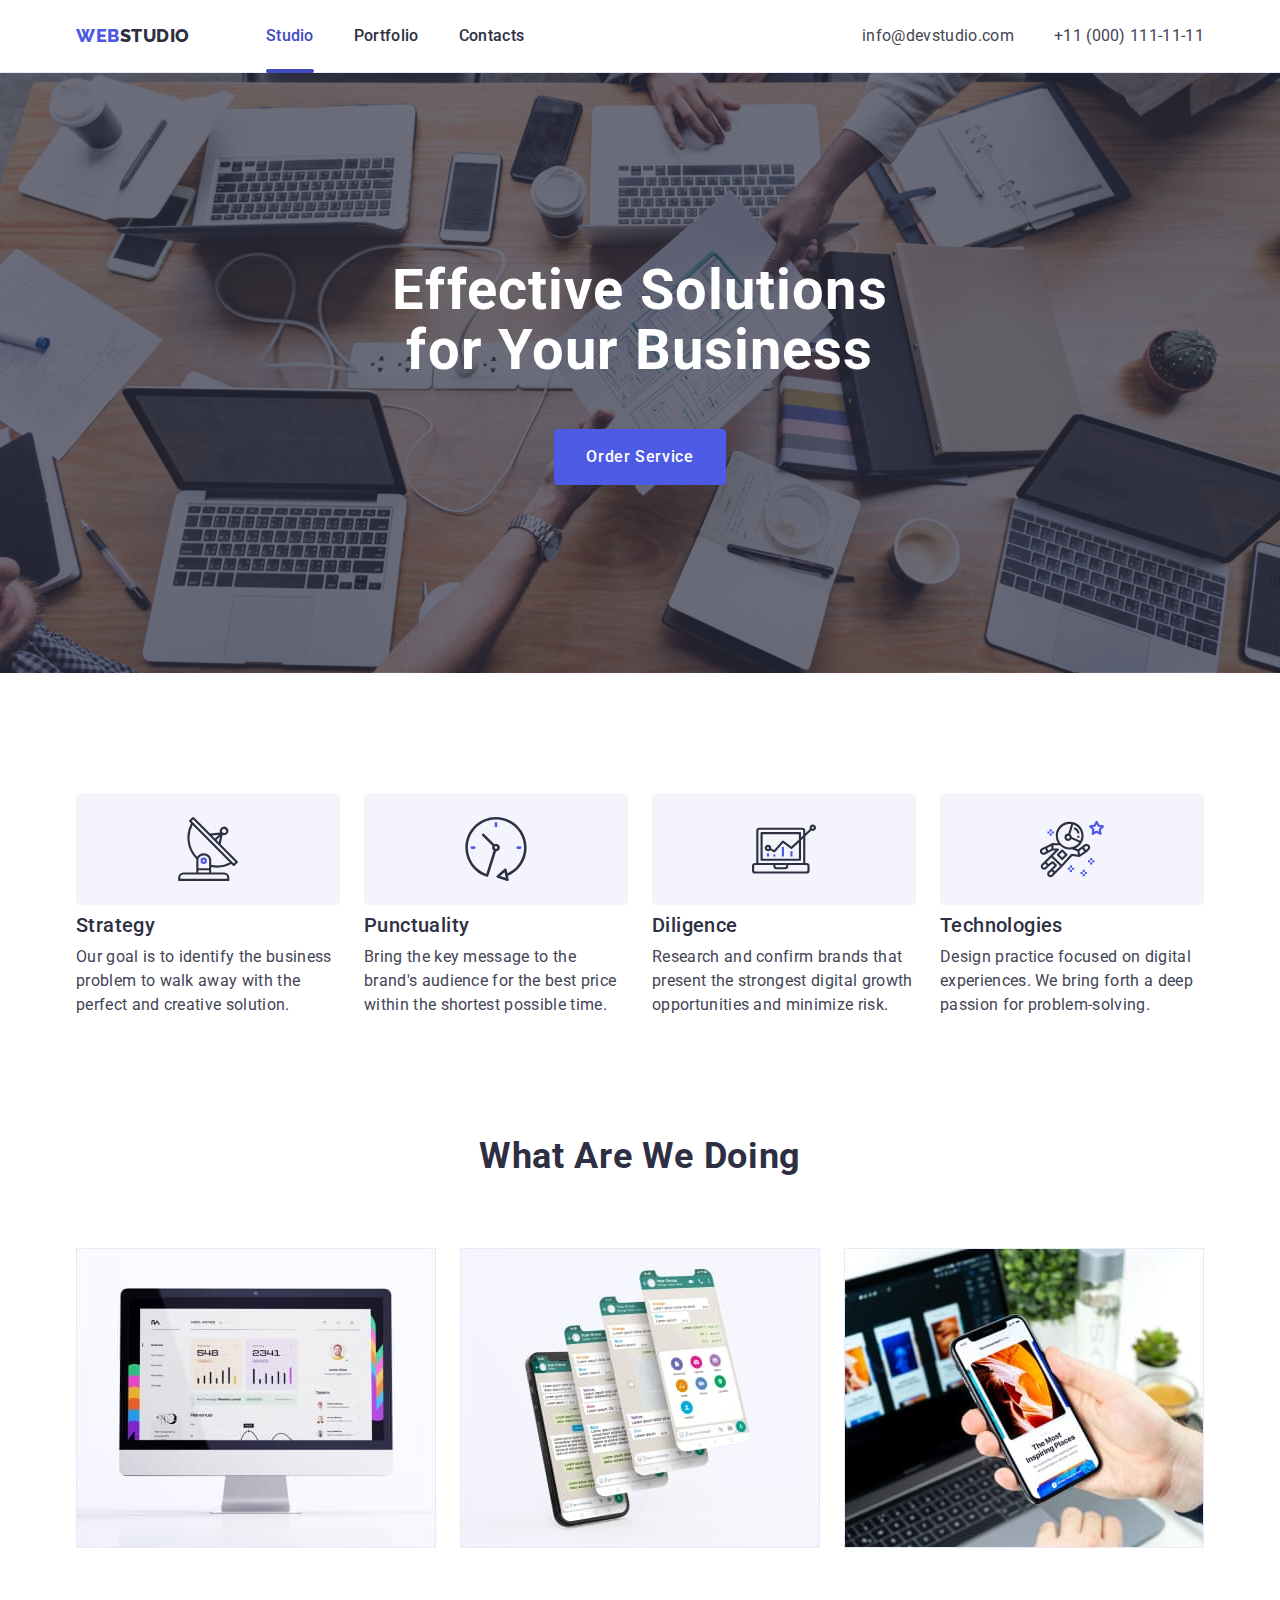
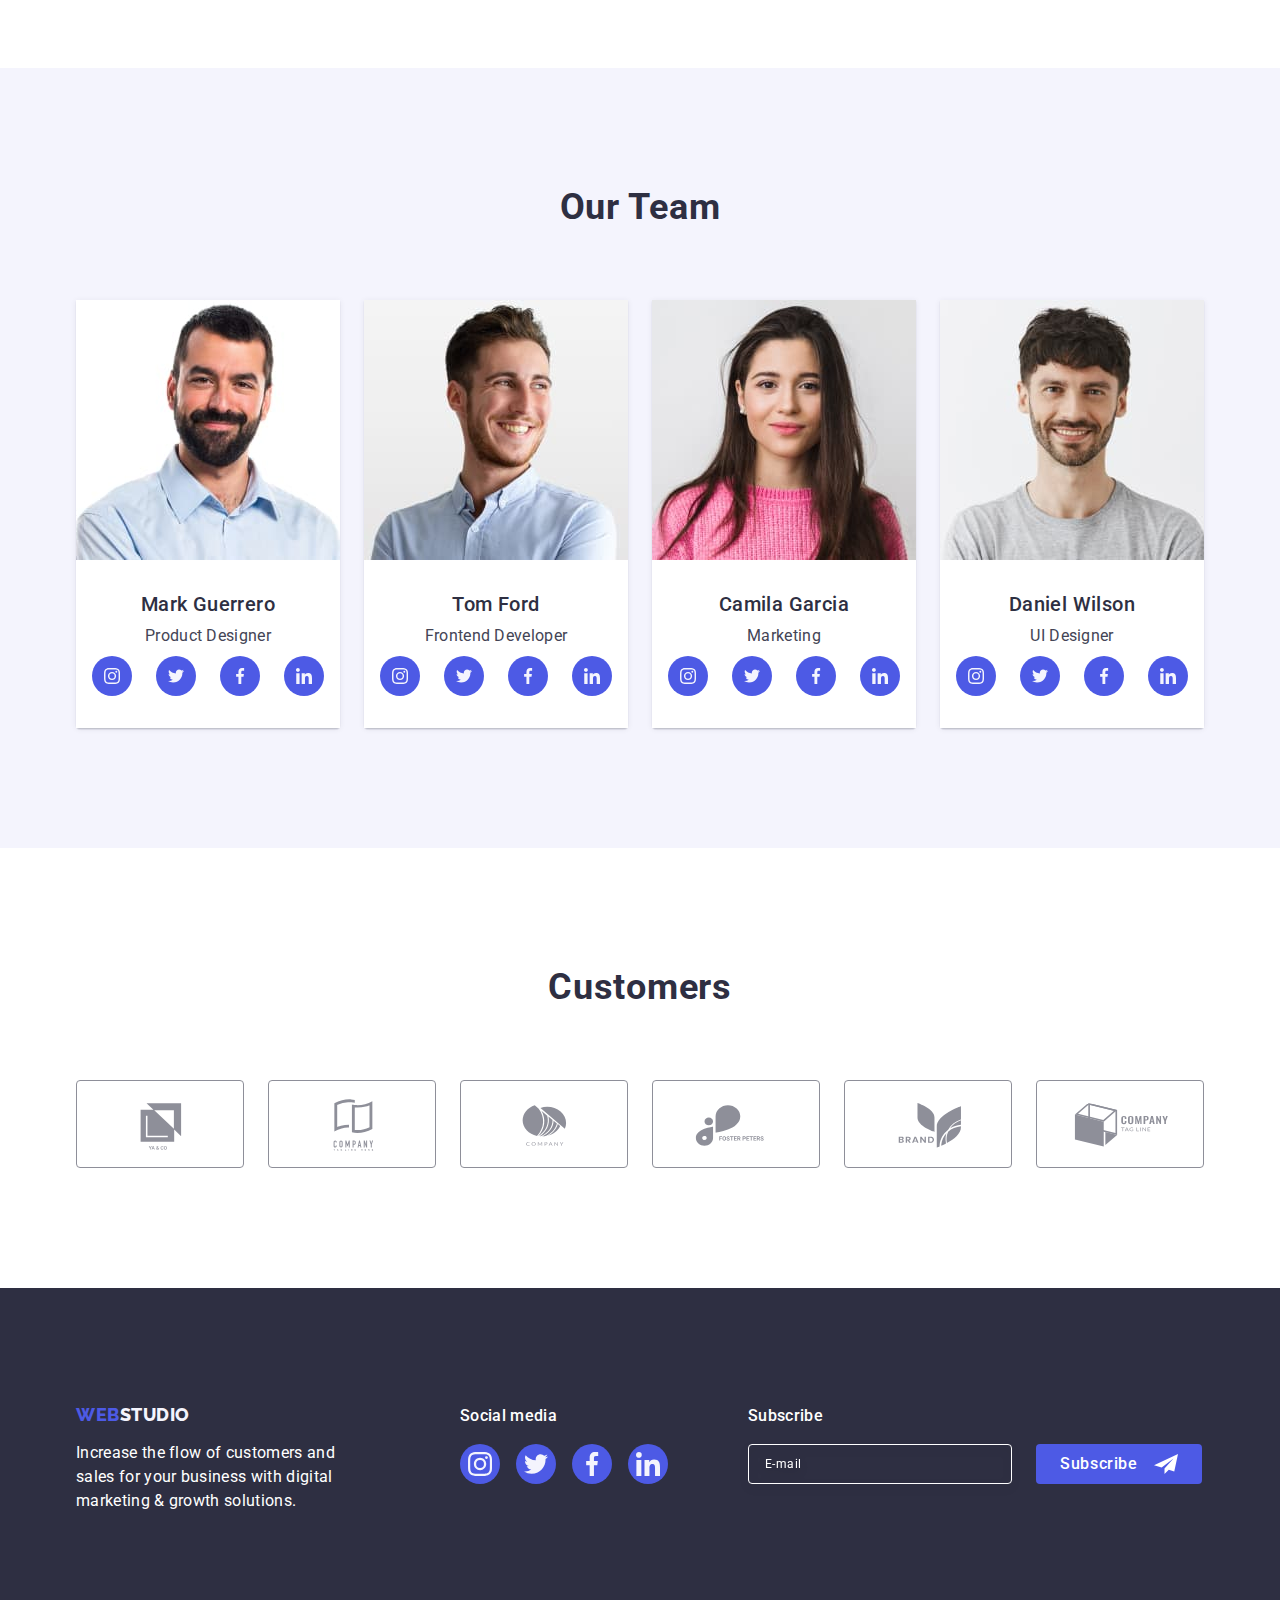
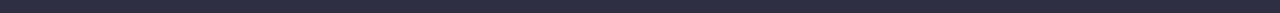
<file: index.html>
<!DOCTYPE html>
<html lang="en">
  <head>
    <meta charset="UTF-8" />
    <meta name="viewport" content="width=device-width, initial-scale=1.0" />
    <title>WebStudio</title>
    <link rel="preconnect" href="https://fonts.googleapis.com" />
    <link rel="preconnect" href="https://fonts.gstatic.com" crossorigin />
    <link rel="preconnect" href="https://fonts.googleapis.com" />
    <link rel="preconnect" href="https://fonts.gstatic.com" crossorigin />
    <link
      href="https://fonts.googleapis.com/css2?family=Raleway:wght@800&family=Roboto:wght@400;500;700;900&display=swap"
      rel="stylesheet"
    />
    <link
      rel="stylesheet"
      href="https://cdnjs.cloudflare.com/ajax/libs/modern-normalize/1.1.0/modern-normalize.min.css"
    />
    <link rel="stylesheet" href="./css/styles.css" />
  </head>

  <body>
    <!-- Хедер -->
    <header class="main-header">
      <div class="container main-menu-flex">
        <nav class="header-items">
          <a href="./index.html" class="logo link"
            >Web<span class="logo-header">Studio</span></a
          >
          <ul class="site-nav list">
            <li>
              <a href="./index.html" class="main-menu link current-page"
                >Studio</a
              >
            </li>
            <li>
              <a href="./portfolio.html" class="main-menu link">Portfolio</a>
            </li>
            <li><a href="" class="main-menu link">Contacts</a></li>
          </ul>
        </nav>
        <address class="contacts">
          <ul class="contacts-list list">
            <li>
              <a href="mailto:info@devstudio.com" class="contact-menu link"
                >info@devstudio.com</a
              >
            </li>
            <li>
              <a href="tel:+110001111111" class="contact-menu link"
                >+11 (000) 111-11-11</a
              >
            </li>
          </ul>
        </address>
      </div>
    </header>
    <main>
      <!-- Головна секція -->
      <section class="hero">
        <div class="container">
          <h1 class="hero-title">Effective Solutions for Your Business</h1>
          <button type="button" class="button" data-modal-open>
            Order Service
          </button>
        </div>
      </section>

      <!-- Наші перваги -->
      <section class="advantages">
        <div class="container">
          <h2 class="section-title" hidden>Our advantages</h2>
          <ul class="advantages-list list">
            <li class="advantages-list-items">
              <div class="advantages-icons">
                <svg width="64" height="64">
                  <use href="./images/icons.svg#icon-strategy"></use>
                </svg>
              </div>
              <h3 class="title">Strategy</h3>
              <p class="paragraph">
                Our goal is to identify the business problem to walk away with
                the perfect and creative solution.
              </p>
            </li>
            <li class="advantages-list-items">
              <div class="advantages-icons">
                <svg width="64" height="64">
                  <use href="./images/icons.svg#icon-punctuality"></use>
                </svg>
              </div>
              <h3 class="title">Punctuality</h3>
              <p class="paragraph">
                Bring the key message to the brand's audience for the best price
                within the shortest possible time.
              </p>
            </li>
            <li class="advantages-list-items">
              <div class="advantages-icons">
                <svg width="64" height="64">
                  <use href="./images/icons.svg#icon-diligence"></use>
                </svg>
              </div>
              <h3 class="title">Diligence</h3>
              <p class="paragraph">
                Research and confirm brands that present the strongest digital
                growth opportunities and minimize risk.
              </p>
            </li>
            <li class="advantages-list-items">
              <div class="advantages-icons">
                <svg width="64" height="64">
                  <use href="./images/icons.svg#icon-technologies"></use>
                </svg>
              </div>
              <h3 class="title">Technologies</h3>
              <p class="paragraph">
                Design practice focused on digital experiences. We bring forth a
                deep passion for problem-solving.
              </p>
            </li>
          </ul>
        </div>
      </section>

      <!-- Що ми робимо -->
      <section class="worksection">
        <div class="container">
          <h2 class="section-title">What are we doing</h2>
          <ul class="work list">
            <li class="work-items">
              <img
                src="./images/img1.jpg"
                alt="iMac"
                width="360"
                height="300"
              />
            </li>
            <li class="work-items">
              <img
                src="./images/img2.jpg"
                alt="iPhone Screenshot"
                width="360"
                height="300"
              />
            </li>
            <li class="work-items">
              <img
                src="./images/img3.jpg"
                alt="MacBook and iPhone"
                width="360"
                height="300"
              />
            </li>
          </ul>
        </div>
      </section>

      <!-- Наша команда -->
      <section class="section team">
        <div class="container">
          <h2 class="section-title">Our Team</h2>
          <ul class="teammates list">
            <li class="teammates-items">
              <img src="./images/img4.jpg" alt="Mark Guerrero" width="264" />
              <div class="team-item">
                <h3 class="name">Mark Guerrero</h3>
                <p class="paragraph">Product Designer</p>
                <ul class="social-icons list">
                  <li class="social-icons-item">
                    <a href="" class="social-link">
                      <svg width="16" height="16" class="social-list-ico">
                        <use href="./images/icons.svg#icon-instagram"></use>
                      </svg>
                    </a>
                  </li>
                  <li class="social-icons-item">
                    <a href="" class="social-link">
                      <svg width="16" height="16" class="social-list-ico">
                        <use href="./images/icons.svg#icon-twitter"></use>
                      </svg>
                    </a>
                  </li>
                  <li class="social-icons-item">
                    <a href="" class="social-link">
                      <svg width="16" height="16" class="social-list-ico">
                        <use href="./images/icons.svg#icon-facebook"></use>
                      </svg>
                    </a>
                  </li>
                  <li class="social-icons-item">
                    <a href="" class="social-link">
                      <svg width="16" height="16" class="social-list-ico">
                        <use href="./images/icons.svg#icon-linkedin"></use>
                      </svg>
                    </a>
                  </li>
                </ul>
              </div>
            </li>
            <li class="teammates-items">
              <img src="./images/img5.jpg" alt="Tom Ford" width="264" />
              <div class="team-item">
                <h3 class="name">Tom Ford</h3>
                <p class="paragraph">Frontend Developer</p>
                <ul class="social-icons list">
                  <li class="social-icons-item">
                    <a href="" class="social-link">
                      <svg width="16" height="16" class="social-list-ico">
                        <use href="./images/icons.svg#icon-instagram"></use>
                      </svg>
                    </a>
                  </li>
                  <li class="social-icons-item">
                    <a href="" class="social-link">
                      <svg width="16" height="16" class="social-list-ico">
                        <use href="./images/icons.svg#icon-twitter"></use>
                      </svg>
                    </a>
                  </li>
                  <li class="social-icons-item">
                    <a href="" class="social-link">
                      <svg width="16" height="16" class="social-list-ico">
                        <use href="./images/icons.svg#icon-facebook"></use>
                      </svg>
                    </a>
                  </li>
                  <li class="social-icons-item">
                    <a href="" class="social-link">
                      <svg width="16" height="16" class="social-list-ico">
                        <use href="./images/icons.svg#icon-linkedin"></use>
                      </svg>
                    </a>
                  </li>
                </ul>
              </div>
            </li>
            <li class="teammates-items">
              <img src="./images/img6.jpg" alt="Camila Garcia" width="264" />
              <div class="team-item">
                <h3 class="name">Camila Garcia</h3>
                <p class="paragraph">Marketing</p>
                <ul class="social-icons list">
                  <li class="social-icons-item">
                    <a href="" class="social-link">
                      <svg width="16" height="16" class="social-list-ico">
                        <use href="./images/icons.svg#icon-instagram"></use>
                      </svg>
                    </a>
                  </li>
                  <li class="social-icons-item">
                    <a href="" class="social-link">
                      <svg width="16" height="16" class="social-list-ico">
                        <use href="./images/icons.svg#icon-twitter"></use>
                      </svg>
                    </a>
                  </li>
                  <li class="social-icons-item">
                    <a href="" class="social-link">
                      <svg width="16" height="16" class="social-list-ico">
                        <use href="./images/icons.svg#icon-facebook"></use>
                      </svg>
                    </a>
                  </li>
                  <li class="social-icons-item">
                    <a href="" class="social-link">
                      <svg width="16" height="16" class="social-list-ico">
                        <use href="./images/icons.svg#icon-linkedin"></use>
                      </svg>
                    </a>
                  </li>
                </ul>
              </div>
            </li>
            <li class="teammates-items">
              <img src="./images/img7.jpg" alt="Daniel Wilson" width="264" />
              <div class="team-item">
                <h3 class="name">Daniel Wilson</h3>
                <p class="paragraph">UI Designer</p>
                <ul class="social-icons list">
                  <li class="social-icons-item">
                    <a href="" class="social-link">
                      <svg width="16" height="16" class="social-list-ico">
                        <use href="./images/icons.svg#icon-instagram"></use>
                      </svg>
                    </a>
                  </li>
                  <li class="social-icons-item">
                    <a href="" class="social-link">
                      <svg width="16" height="16" class="social-list-ico">
                        <use href="./images/icons.svg#icon-twitter"></use>
                      </svg>
                    </a>
                  </li>
                  <li class="social-icons-item">
                    <a href="" class="social-link">
                      <svg width="16" height="16" class="social-list-ico">
                        <use href="./images/icons.svg#icon-facebook"></use>
                      </svg>
                    </a>
                  </li>
                  <li class="social-icons-item">
                    <a href="" class="social-link">
                      <svg width="16" height="16" class="social-list-ico">
                        <use href="./images/icons.svg#icon-linkedin"></use>
                      </svg>
                    </a>
                  </li>
                </ul>
              </div>
            </li>
          </ul>
        </div>
      </section>
      <section class="section-customers">
        <div class="container">
          <h2 class="section-title">Customers</h2>
          <ul class="customers-list list">
            <li class="customers-list-item">
              <a href="" class="customers-link">
                <svg width="104" height="56" class="customers-icon">
                  <use href="./images/icons.svg#icon-customers1"></use>
                </svg>
              </a>
            </li>
            <li class="customers-list-item">
              <a href="" class="customers-link">
                <svg width="104" height="56" class="customers-icon">
                  <use href="./images/icons.svg#icon-customers2"></use>
                </svg>
              </a>
            </li>
            <li class="customers-list-item">
              <a href="" class="customers-link">
                <svg width="104" height="56" class="customers-icon">
                  <use href="./images/icons.svg#icon-customers3"></use>
                </svg>
              </a>
            </li>
            <li class="customers-list-item">
              <a href="" class="customers-link">
                <svg width="104" height="56" class="customers-icon">
                  <use href="./images/icons.svg#icon-customers4"></use>
                </svg>
              </a>
            </li>
            <li class="customers-list-item">
              <a href="" class="customers-link">
                <svg width="104" height="56" class="customers-icon">
                  <use href="./images/icons.svg#icon-customers5"></use>
                </svg>
              </a>
            </li>
            <li class="customers-list-item">
              <a href="" class="customers-link">
                <svg width="104" height="56" class="customers-icon">
                  <use href="./images/icons.svg#icon-customers6"></use>
                </svg>
              </a>
            </li>
          </ul>
        </div>
      </section>
    </main>

    <!-- Футер -->
    <footer class="footer">
      <div class="container flex-container">
        <div class="footer-logo">
          <a href="./index.html" class="logo link"
            >Web<span class="logo-footer">Studio</span></a
          >
          <p class="footer-text">
            Increase the flow of customers and sales for your business with
            digital marketing & growth solutions.
          </p>
        </div>
        <div class="footer-social">
          <p class="footer-social-text">Social media</p>
          <ul class="footer-social-icons list">
            <li class="footer-social-item">
              <a href="" class="footer-social-links">
                <svg width="24" height="24" class="footer-social-ico">
                  <use href="./images/icons.svg#icon-instagram"></use>
                </svg>
              </a>
            </li>
            <li class="footer-social-item">
              <a href="" class="footer-social-links">
                <svg width="24" height="24" class="footer-social-ico">
                  <use href="./images/icons.svg#icon-twitter"></use>
                </svg>
              </a>
            </li>
            <li class="footer-social-item">
              <a href="" class="footer-social-links">
                <svg width="24" height="24" class="footer-social-ico">
                  <use href="./images/icons.svg#icon-facebook"></use>
                </svg>
              </a>
            </li>
            <li class="footer-social-item">
              <a href="" class="footer-social-links">
                <svg width="24" height="24" class="footer-social-ico">
                  <use href="./images/icons.svg#icon-linkedin"></use>
                </svg>
              </a>
            </li>
          </ul>
        </div>
        <div class="subscribe-footer">
          <p class="footer-subscribe-text">Subscribe</p>
          <form class="footer-form">
            <label class="footer-form-label">
              <input
                type="email"
                name="email"
                placeholder="E-mail"
                class="footer-input"
            /></label>
            <button type="submit" class="subscribe-button">
              Subscribe
              <svg width="24" height="24" class="subscribe-ico">
                <use href="./images/icons.svg#icon-subscribe"></use>
              </svg>
            </button>
          </form>
        </div>
      </div>
    </footer>
    <div class="backdrop is-hidden" data-modal>
      <div class="modal">
        <button type="button" data-modal-close class="modal-close">
          <svg width="8" height="8" class="close-button">
            <use href="./images/icons.svg#icon-close"></use>
          </svg>
        </button>
        <p class="modal-header">
          Leave your contacts and we will call you back
        </p>
        <form class="modal-form">
          <div class="form-item-main">
            <label class="input-label" for="user-name">Name</label>
            <div class="form-item">
              <input
                type="text"
                name="user-name"
                class="form-input"
                autocomplete="name"
                id="user-name"
              />
              <svg width="18" height="24" class="input-ico">
                <use href="./images/icons.svg#icon-name"></use>
              </svg>
            </div>
          </div>
          <div class="form-item-main">
            <label class="input-label" for="phone">Phone</label>
            <div class="form-item">
              <input
                type="tel"
                name="phone"
                class="form-input"
                autocomplete="tel"
                id="phone"
              />
              <svg width="18" height="24" class="input-ico">
                <use href="./images/icons.svg#icon-phone"></use>
              </svg>
            </div>
          </div>
          <div class="form-item-main">
            <label class="input-label" for="email">Email</label>
            <div class="form-item">
              <input
                type="email"
                name="email"
                class="form-input"
                autocomplete="email"
                id="email"
              />
              <svg width="18" height="24" class="input-ico">
                <use href="./images/icons.svg#icon-email"></use>
              </svg>
            </div>
          </div>
          <div class="form-item-comment">
            <label class="input-label" for="user-comment">Comment</label>
            <textarea
              name="user-comment"
              placeholder="Text input"
              class="textarea"
              id="user-comment"
            ></textarea>
          </div>
          <div class="privacy">
            <input
              type="checkbox"
              id="user-privacy"
              value="true"
              name="user-privacy"
              class="visually-hidden"
            />
            <label for="user-privacy" class="privacy-label">
              <span class="new-checkbox">
                <svg width="10" height="8" class="checkbox-svg">
                  <use href="./images/icons.svg#icon-checkbox"></use>
                </svg> </span
              >I accept the terms and conditions of the
              <a href="" class="privacy-url">Privacy Policy</a></label
            >
          </div>
          <button type="submit" class="button send">Send</button>
        </form>
      </div>
    </div>

    <script src="./js/modal.js"></script>
  </body>
</html>
</file>
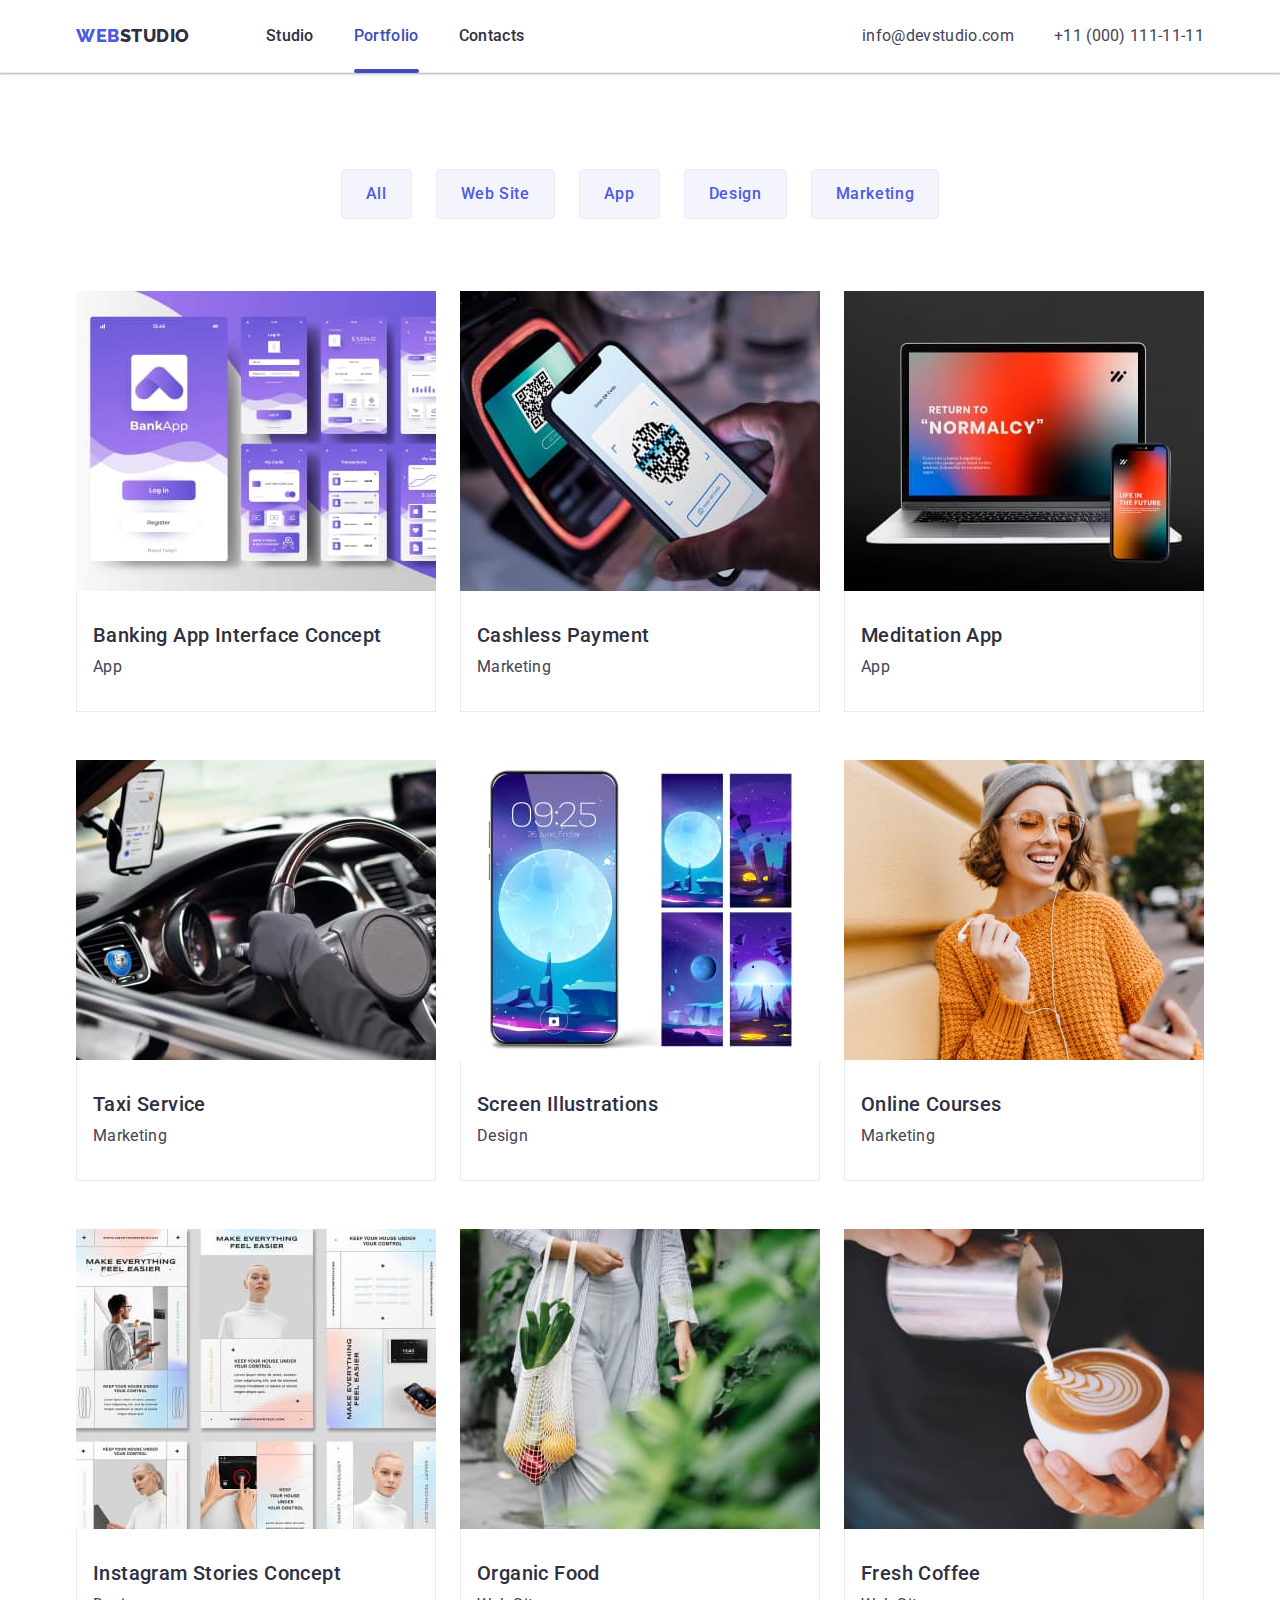
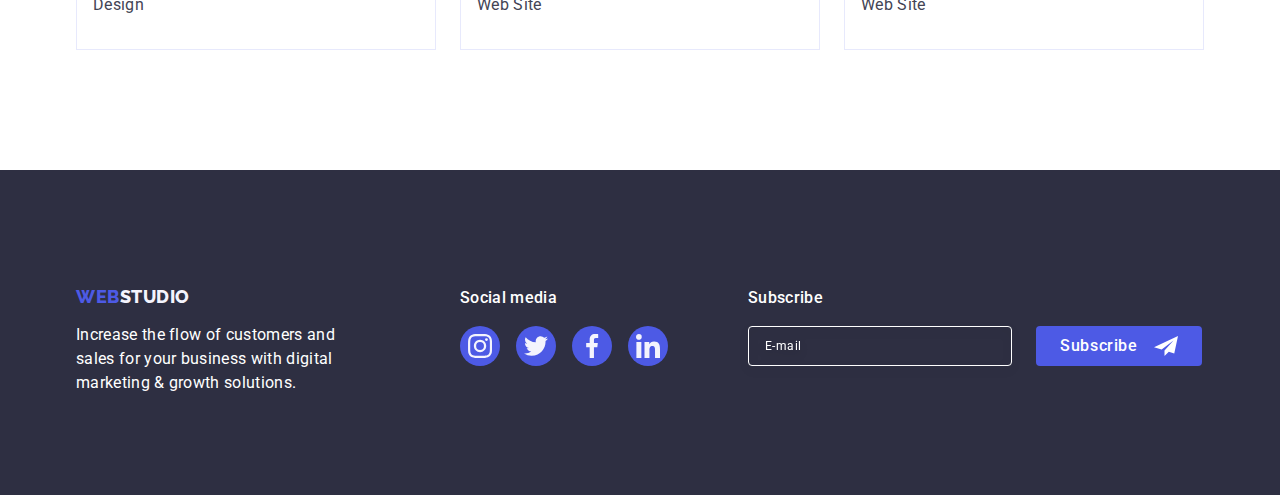
<file: portfolio.html>
<!DOCTYPE html>
<html lang="en">
  <head>
    <meta charset="UTF-8" />
    <meta name="viewport" content="width=device-width, initial-scale=1.0" />
    <title>Portfolio</title>
    <link rel="preconnect" href="https://fonts.googleapis.com" />
    <link rel="preconnect" href="https://fonts.gstatic.com" crossorigin />
    <link rel="preconnect" href="https://fonts.googleapis.com" />
    <link rel="preconnect" href="https://fonts.gstatic.com" crossorigin />
    <link
      href="https://fonts.googleapis.com/css2?family=Raleway:wght@800&family=Roboto:wght@400;500;700;900&display=swap"
      rel="stylesheet"
    />
    <link
      rel="stylesheet"
      href="https://cdnjs.cloudflare.com/ajax/libs/modern-normalize/1.1.0/modern-normalize.min.css"
    />
    <link rel="stylesheet" href="./css/styles.css" />
  </head>

  <body>
    <!-- Хедер -->
    <header class="main-header">
      <div class="container main-menu-flex">
        <nav class="header-items">
          <a href="./index.html" class="logo link"
            >Web<span class="logo-header">Studio</span></a
          >
          <ul class="site-nav list">
            <li>
              <a href="./index.html" class="main-menu link">Studio</a>
            </li>
            <li>
              <a href="./portfolio.html" class="main-menu link current-page"
                >Portfolio</a
              >
            </li>
            <li><a href="" class="main-menu link">Contacts</a></li>
          </ul>
        </nav>
        <address class="contacts">
          <ul class="contacts-list list">
            <li>
              <a href="mailto:info@devstudio.com" class="contact-menu link"
                >info@devstudio.com</a
              >
            </li>
            <li>
              <a href="tel:+110001111111" class="contact-menu link"
                >+11 (000) 111-11-11</a
              >
            </li>
          </ul>
        </address>
      </div>
    </header>
    <main>
      <section class="portfolio-section">
        <div class="container hero-bg">
          <h1 hidden>Portfolio of WebStudio</h1>
          <ul class="button-list list">
            <li>
              <button type="button" class="button-port">All</button>
            </li>
            <li>
              <button type="button" class="button-port">Web Site</button>
            </li>
            <li>
              <button type="button" class="button-port">App</button>
            </li>
            <li>
              <button type="button" class="button-port">Design</button>
            </li>
            <li>
              <button type="button" class="button-port">Marketing</button>
            </li>
          </ul>
          <ul class="portfolio-list list">
            <li class="portfolio-list-item">
              <a href="" class="link">
                <div class="portfolio-hidden-text">
                  <img
                    src="./images/portfolio/img.jpg"
                    alt="banking app screenshots"
                    width="360"
                  />
                  <p class="portfolio-discription">
                    14 Stylish and User-Friendly App Design Concepts · Task
                    Manager App · Calorie Tracker App · Exotic Fruit Ecommerce
                    App · Cloud Storage App
                  </p>

                  <div class="post-disc">
                    <h2 class="portfolio-name">
                      Banking App Interface Concept
                    </h2>
                    <p class="paragraph">App</p>
                  </div>
                </div>
              </a>
            </li>
            <li class="portfolio-list-item">
              <a href="" class="link">
                <div class="portfolio-hidden-text">
                  <img
                    src="./images/portfolio/img2.jpg"
                    alt="smartphone pay qr-code"
                    width="360"
                  />
                  <p class="portfolio-discription">
                    14 Stylish and User-Friendly App Design Concepts · Task
                    Manager App · Calorie Tracker App · Exotic Fruit Ecommerce
                    App · Cloud Storage App
                  </p>

                  <div class="post-disc">
                    <h2 class="portfolio-name">Cashless Payment</h2>
                    <p class="paragraph">Marketing</p>
                  </div>
                </div></a
              >
            </li>
            <li class="portfolio-list-item">
              <a href="" class="link">
                <div class="portfolio-hidden-text">
                  <img
                    src="./images/portfolio/img3.jpg"
                    alt="macbook and iphone"
                    width="360"
                  />
                  <p class="portfolio-discription">
                    14 Stylish and User-Friendly App Design Concepts · Task
                    Manager App · Calorie Tracker App · Exotic Fruit Ecommerce
                    App · Cloud Storage App
                  </p>

                  <div class="post-disc">
                    <h2 class="portfolio-name">Meditation App</h2>
                    <p class="paragraph">App</p>
                  </div>
                </div></a
              >
            </li>
            <li class="portfolio-list-item">
              <a href="" class="link">
                <div class="portfolio-hidden-text">
                  <img
                    src="./images/portfolio/img4.jpg"
                    alt="hands on the rule in a car"
                    width="360"
                  />
                  <p class="portfolio-discription">
                    14 Stylish and User-Friendly App Design Concepts · Task
                    Manager App · Calorie Tracker App · Exotic Fruit Ecommerce
                    App · Cloud Storage App
                  </p>

                  <div class="post-disc">
                    <h2 class="portfolio-name">Taxi Service</h2>
                    <p class="paragraph">Marketing</p>
                  </div>
                </div></a
              >
            </li>
            <li class="portfolio-list-item">
              <a href="" class="link">
                <div class="portfolio-hidden-text">
                  <img
                    src="./images/portfolio/img5.jpg"
                    alt="wallpapers for smartphone"
                    width="360"
                  />
                  <p class="portfolio-discription">
                    14 Stylish and User-Friendly App Design Concepts · Task
                    Manager App · Calorie Tracker App · Exotic Fruit Ecommerce
                    App · Cloud Storage App
                  </p>

                  <div class="post-disc">
                    <h2 class="portfolio-name">Screen Illustrations</h2>
                    <p class="paragraph">Design</p>
                  </div>
                </div></a
              >
            </li>
            <li class="portfolio-list-item">
              <a href="" class="link">
                <div class="portfolio-hidden-text">
                  <img
                    src="./images/portfolio/img6.jpg"
                    alt="smiling girl with iphone and headphones"
                    width="360"
                  />
                  <p class="portfolio-discription">
                    14 Stylish and User-Friendly App Design Concepts · Task
                    Manager App · Calorie Tracker App · Exotic Fruit Ecommerce
                    App · Cloud Storage App
                  </p>

                  <div class="post-disc">
                    <h2 class="portfolio-name">Online Courses</h2>
                    <p class="paragraph">Marketing</p>
                  </div>
                </div></a
              >
            </li>
            <li class="portfolio-list-item">
              <a href="" class="link">
                <div class="portfolio-hidden-text">
                  <img
                    src="./images/portfolio/img7.jpg"
                    alt="instagran stories screenshots"
                    width="360"
                  />
                  <p class="portfolio-discription">
                    14 Stylish and User-Friendly App Design Concepts · Task
                    Manager App · Calorie Tracker App · Exotic Fruit Ecommerce
                    App · Cloud Storage App
                  </p>

                  <div class="post-disc">
                    <h2 class="portfolio-name">Instagram Stories Concept</h2>
                    <p class="paragraph">Design</p>
                  </div>
                </div></a
              >
            </li>
            <li class="portfolio-list-item">
              <a href="" class="link">
                <div class="portfolio-hidden-text">
                  <img
                    src="./images/portfolio/img8.jpg"
                    alt="bag with vegetables in hand"
                    width="360"
                  />
                  <p class="portfolio-discription">
                    14 Stylish and User-Friendly App Design Concepts · Task
                    Manager App · Calorie Tracker App · Exotic Fruit Ecommerce
                    App · Cloud Storage App
                  </p>

                  <div class="post-disc">
                    <h2 class="portfolio-name">Organic Food</h2>
                    <p class="paragraph">Web Site</p>
                  </div>
                </div></a
              >
            </li>
            <li class="portfolio-list-item">
              <a href="" class="link">
                <div class="portfolio-hidden-text">
                  <img
                    src="./images/portfolio/img9.jpg"
                    alt="making pattern on cup of coffee"
                    width="360"
                  />
                  <p class="portfolio-discription">
                    14 Stylish and User-Friendly App Design Concepts · Task
                    Manager App · Calorie Tracker App · Exotic Fruit Ecommerce
                    App · Cloud Storage App
                  </p>
                  <div class="post-disc">
                    <h2 class="portfolio-name">Fresh Coffee</h2>
                    <p class="paragraph">Web Site</p>
                  </div>
                </div></a
              >
            </li>
          </ul>
        </div>
      </section>
    </main>

    <!-- Футер -->
    <footer class="footer">
      <div class="container flex-container">
        <div class="footer-logo">
          <a href="./index.html" class="logo link"
            >Web<span class="logo-footer">Studio</span></a
          >
          <p class="footer-text">
            Increase the flow of customers and sales for your business with
            digital marketing & growth solutions.
          </p>
        </div>
        <div class="footer-social">
          <p class="footer-social-text">Social media</p>
          <ul class="footer-social-icons list">
            <li class="footer-social-item">
              <a href="" class="footer-social-links">
                <svg width="24" height="24" class="footer-social-ico">
                  <use href="./images/icons.svg#icon-instagram"></use>
                </svg>
              </a>
            </li>
            <li class="footer-social-item">
              <a href="" class="footer-social-links">
                <svg width="24" height="24" class="footer-social-ico">
                  <use href="./images/icons.svg#icon-twitter"></use>
                </svg>
              </a>
            </li>
            <li class="footer-social-item">
              <a href="" class="footer-social-links">
                <svg width="24" height="24" class="footer-social-ico">
                  <use href="./images/icons.svg#icon-facebook"></use>
                </svg>
              </a>
            </li>
            <li class="footer-social-item">
              <a href="" class="footer-social-links">
                <svg width="24" height="24" class="footer-social-ico">
                  <use href="./images/icons.svg#icon-linkedin"></use>
                </svg>
              </a>
            </li>
          </ul>
        </div>
        <div class="subscribe-footer">
          <p class="footer-subscribe-text">Subscribe</p>
          <form class="footer-form">
            <label class="footer-form-label">
              <input
                type="email"
                name="email"
                placeholder="E-mail"
                class="footer-input"
            /></label>
            <button type="submit" class="subscribe-button">
              Subscribe
              <svg width="24" height="24" class="subscribe-ico">
                <use href="./images/icons.svg#icon-subscribe"></use>
              </svg>
            </button>
          </form>
        </div>
      </div>
    </footer>
  </body>
</html>
</file>
<file: css/styles.css>
:root {
  --primery-text-color: #434455;
  --title-text-color: #2e2f42;
  --accent-color: #4d5ae5;
  --main-white-color: #ffffff;
  --hover-color: #404bbf;
  --botton-bg: #e7e9fc;
  --logo-footer: #f4f4fd;
  --customers-gray: #8e8f99;
  --footer-green: #31d0aa;
}

/* Головне */
body {
  color: var(--primery-text-color);
  font-family: "Roboto", sans-serif;
  font-weight: 400;
  background-color: var(--main-white-color);
  font-size: 16px;
  font-style: normal;
  line-height: 1.5;
  letter-spacing: 0.02em;
}

.list {
  list-style: none;
  margin: 0;
  padding: 0;
}

.link {
  text-decoration: none;
}

img {
  display: block;
}

/* Хедер */
.main-header {
  border-bottom: var(--botton-bg) solid 1px;
  box-shadow: 0px 2px 1px rgba(46, 47, 66, 0.08),
    0px 1px 1px rgba(46, 47, 66, 0.16), 0px 1px 6px rgba(46, 47, 66, 0.08);
}

.header-bottom {
  border-bottom: 1px solid var(--botton-bg);
}

/* Логотип */
.logo {
  display: inline-block;
  color: var(--accent-color);
  text-transform: uppercase;
  font-family: "Raleway", sans-serif;
  font-weight: 800;
  font-size: 18px;
  line-height: 1.17;
  letter-spacing: 0.03em;
  margin-right: 76px;
}

.logo-header {
  color: var(--title-text-color);
}

.logo > .logo-footer {
  color: var(--logo-footer);
}

/* Головна навігація */
.site-nav,
.contacts-list,
.header-items,
.main-menu-flex {
  display: flex;
}

.site-nav > li:not(:last-child) {
  margin-right: 40px;
}

.main-menu-flex {
  justify-content: space-between;
  align-items: center;
}

.header-items {
  align-items: center;
}

.main-menu {
  color: var(--title-text-color);
  font-weight: 500;
  text-decoration: none;
  display: block;
  padding-top: 24px;
  padding-bottom: 24px;
  transition: color 250ms cubic-bezier(0.4, 0, 0.2, 1);
  position: relative;
}

.main-menu:hover,
.main-menu:focus {
  color: var(--hover-color);
}

.current-page {
  color: var(--hover-color);
}

.current-page::after {
  content: "";
  background-color: var(--hover-color);
  width: 100%;
  height: 4px;
  border-radius: 2px;
  position: absolute;
  left: 0px;
  bottom: -1px;
}

/* Авторизація */
.contacts {
  font-style: normal;
}

.contact-menu {
  font-style: normal;
  color: var(--primery-text-color);
  text-decoration: none;
  transition: color 250ms cubic-bezier(0.4, 0, 0.2, 1);
}

.contact-menu:hover,
.contact-menu:focus {
  color: var(--hover-color);
}

.contacts-list {
  margin-left: auto;
}

.contacts-list > li:not(:last-child) {
  margin-right: 40px;
}

.container {
  width: 1158px;
  padding-left: 15px;
  padding-right: 15px;
  margin: 0 auto;
}

/* Герой */
.hero {
  padding: 188px 0;
  text-align: center;
  background-image: linear-gradient(
      rgba(46, 47, 66, 0.7),
      rgba(46, 47, 66, 0.7)
    ),
    url("../images/hero-back.jpg");
  background-position: center;
  background-repeat: no-repeat;
  max-width: 1440px;
  margin: 0 auto;
  background-size: cover;
}

.hero-title {
  font-size: 56px;
  color: var(--main-white-color);
  line-height: 1.07;
  text-align: center;
  letter-spacing: 0.02em;
  margin: 0 auto 48px;
  max-width: 496px;
}

/* Кнопка */
.button {
  display: block;
  color: var(--main-white-color);
  font-weight: 500;
  background: var(--accent-color);
  letter-spacing: 0.04em;
  font-family: "Roboto", sans-serif;
  font-size: 16px;
  line-height: 1.5;
  cursor: pointer;
  padding: 16px 32px;
  border: 0;
  border-radius: 4px;
  min-width: 169px;
  margin: 0 auto;
  transition: background-color 250ms cubic-bezier(0.4, 0, 0.2, 1);
}

.button:hover,
.button:focus {
  background-color: var(--hover-color);
}

.button-port {
  color: var(--accent-color);
  font-weight: 500;
  background: var(--logo-footer);
  letter-spacing: 0.04em;
  font-family: "Roboto", sans-serif;
  font-size: 16px;
  line-height: 1.5;
  cursor: pointer;
  padding: 12px 24px;
  border: 1px solid var(--botton-bg);
  border-radius: 4px;
  transition: color 250ms cubic-bezier(0.4, 0, 0.2, 1),
    background-color 250ms cubic-bezier(0.4, 0, 0.2, 1),
    border-color 250ms cubic-bezier(0.4, 0, 0.2, 1),
    box-shadow 250ms cubic-bezier(0.4, 0, 0.2, 1);
}

.button-port:hover,
.button-port:focus {
  color: var(--main-white-color);
  background-color: var(--hover-color);
  border-color: transparent;
  box-shadow: 0px 3px 1px rgba(0, 0, 0, 0.1), 0px 2px 1px rgba(0, 0, 0, 0.08),
    0px 2px 2px rgba(0, 0, 0, 0.12);
}

/* Секції */
.advantages {
  padding: 120px 0;
}

.advantages-icons {
  background-color: var(--logo-footer);
  padding: 24px 100px;
  margin-bottom: 8px;
  border-radius: 4px;
  display: flex;
  align-items: center;
  justify-content: center;
  height: 112px;
}

.worksection {
  padding-bottom: 120px;
}

.section-title {
  color: var(--title-text-color);
  font-weight: 700;
  font-size: 36px;
  line-height: 1.1;
  text-transform: capitalize;
  letter-spacing: 0.02em;
  text-align: center;
  margin: 0 0 72px 0;
}

.advantages-list {
  display: flex;
}

.advantages-list > li:not(:last-child) {
  margin-right: 24px;
}

.advantages-list .title {
  color: var(--title-text-color);
  font-size: 20px;
  font-weight: 500;
  line-height: 1.2;
  letter-spacing: 0.02em;
  margin-top: 0;
  margin-bottom: 8px;
}

.work {
  display: flex;
}

.work > li:not(:last-child) {
  margin-right: 24px;
}

.teammates {
  display: flex;
}

.teammates > li:not(:last-child) {
  margin-right: 24px;
}

.team {
  background-color: var(--logo-footer);
  padding: 120px 0;
}

.teammates .name {
  color: var(--title-text-color);
  font-weight: 500;
  font-size: 20px;
  line-height: 1.2;
  letter-spacing: 0.02em;
  margin: 0 0 8px 0;
}

.team-item {
  background-color: var(--main-white-color);
  padding: 32px 0;
  width: 264px;
  text-align: center;
}

.teammates-items {
  border-radius: 0px 0px 4px 4px;
  box-shadow: 0px 1px 6px rgba(46, 47, 66, 0.08),
    0px 1px 1px rgba(46, 47, 66, 0.16), 0px 2px 1px rgba(46, 47, 66, 0.08);
}

.social-icons {
  display: flex;
  gap: 24px;
  justify-content: center;
  margin-top: 8px;
}

.social-link {
  display: flex;
  width: 40px;
  height: 40px;
  background-color: var(--accent-color);
  border-radius: 50%;
  justify-content: center;
  align-items: center;
  fill: var(--logo-footer);
  transition: background-color 250ms cubic-bezier(0.4, 0, 0.2, 1);
}

.social-link:hover,
.social-link:focus {
  background-color: var(--hover-color);
}

.paragraph {
  color: var(--primery-text-color);
  margin: 0;
  max-width: 264px;
}

.customers-list {
  display: flex;
  gap: 24px;
  justify-content: center;
}

.customers-list-item {
  width: calc((100% - 120px) / 6);
  height: 88px;
}

.customers-link {
  display: flex;
  border: 1px solid var(--customers-gray);
  border-radius: 4px;
  padding: 16px 32px;
  align-items: center;
  justify-content: center;
  color: var(--customers-gray);
  height: 100%;
  transition: border-color 250ms cubic-bezier(0.4, 0, 0.2, 1),
    color 250ms cubic-bezier(0.4, 0, 0.2, 1);
}

.customers-link:hover,
.customers-link:focus {
  border-color: var(--hover-color);
  color: var(--hover-color);
}

.section-customers {
  padding-top: 120px;
  padding-bottom: 120px;
}

.customers-icon {
  fill: var(--customers-gray);
  color: currentColor;
  transition: fill 250ms cubic-bezier(0.4, 0, 0.2, 1);
}

.customers-link:hover .customers-icon,
.customers-link:focus .customers-icon {
  fill: var(--hover-color);
}

.portfolio-section {
  padding: 96px 0 120px;
}

.button-list {
  margin-bottom: 72px;
  display: flex;
  justify-content: center;
}

.button-list > li:not(:last-child) {
  margin-right: 24px;
}

.portfolio-list {
  display: flex;
  flex-wrap: wrap;
  gap: 24px;
  row-gap: 48px;
}

.portfolio-list-item a {
  display: block;
  transition: box-shadow 250ms cubic-bezier(0.4, 0, 0.2, 1);
}

.portfolio-list-item .link:hover,
.portfolio-list-item .link:focus {
  box-shadow: 0px 1px 6px rgba(46, 47, 66, 0.08),
    0px 1px 1px rgba(46, 47, 66, 0.16), 0px 2px 1px rgba(46, 47, 66, 0.08);
}

.portfolio-list .portfolio-name {
  color: var(--title-text-color);
  font-weight: 500;
  font-size: 20px;
  line-height: 1.2;
  letter-spacing: 0.02em;
  margin: 0 0 8px 0;
}

.post-disc {
  padding: 32px 16px;
  width: 360px;
  border-bottom: 1px solid var(--botton-bg);
  border-left: 1px solid var(--botton-bg);
  border-right: 1px solid var(--botton-bg);
  background-color: var(--main-white-color);
  position: relative;
}

.portfolio-hidden-text {
  position: relative;
  overflow: hidden;
}

.portfolio-list-item a:hover .portfolio-discription,
.portfolio-list-item a:focus .portfolio-discription,
.portfolio-hidden-text:hover .portfolio-discription,
.portfolio-hidden-text:focus .portfolio-discription {
  transform: translateY(0%);
}

.portfolio-discription {
  color: var(--logo-footer);
  width: 100%;
  height: 100%;
  background-color: var(--accent-color);
  padding: 40px 32px;
  margin: 0;
  position: absolute;
  top: 0;
  transform: translateY(100%);
  transition: transform 250ms cubic-bezier(0.4, 0, 0.2, 1);
}

/* Футер */
.footer {
  background-color: var(--title-text-color);
  padding: 100px 0;
}

.footer .logo {
  margin-bottom: 16px;
}

.flex-container {
  display: flex;
  align-items: baseline;
}

.footer-logo {
  margin-right: 120px;
}

.footer-social {
  color: var(--main-white-color);
  font-weight: 500;
}

.footer-social p {
  margin: 0 0 16px;
}

.footer-text {
  color: var(--main-white-color);
  margin: 0;
  max-width: 264px;
}

.footer-social-icons {
  display: flex;
  gap: 16px;
}

.footer-social-ico {
  fill: var(--logo-footer);
}

.footer-social-links {
  display: flex;
  width: 40px;
  height: 40px;
  border-radius: 50%;
  background-color: var(--accent-color);
  justify-content: center;
  align-items: center;
  transition: background-color 250ms cubic-bezier(0.4, 0, 0.2, 1);
}

.footer-social-links:hover,
.footer-social-links:focus {
  background-color: var(--footer-green);
}

.footer-form {
  display: flex;
}

.footer-form-label {
  margin-right: 24px;
}

.subscribe-footer {
  color: var(--main-white-color);
  font-weight: 500;
  margin-left: 80px;
}

.footer-input {
  width: 264px;
  height: 40px;
  line-height: 1.5;
  letter-spacing: 0.04em;
  border: 1px solid var(--main-white-color);
  border-radius: 4px;
  outline: none;
  padding: 12px 16px;
  font-size: 12px;
  color: var(--main-white-color);
  background-color: transparent;
  filter: drop-shadow(0px 4px 4px rgba(0, 0, 0, 0.15));
}

.footer-input::placeholder {
  color: var(--main-white-color);
  font-size: 12px;
}

.subscribe-button {
  color: var(--main-white-color);
  font-weight: 500;
  font-size: 16px;
  line-height: 1.5;
  padding: 8px 24px;
  background-color: var(--accent-color);
  border: 0;
  border-radius: 4px;
  cursor: pointer;
  position: relative;
  min-width: 165px;
  display: flex;
  justify-content: center;
  align-items: center;
  letter-spacing: 0.04em;
  transition: background-color 250ms cubic-bezier(0.4, 0, 0.2, 1);
}

.subscribe-button:hover,
.subscribe-button:focus {
  background-color: var(--hover-color);
}

.subscribe-ico {
  margin-left: 16px;
  fill: currentColor;
}

.backdrop {
  background-color: rgba(46, 47, 66, 0.4);
  position: fixed;
  top: 0;
  left: 0;
  width: 100%;
  height: 100%;
  transition: opacity 250ms cubic-bezier(0.4, 0, 0.2, 1),
    visibility 250ms cubic-bezier(0.4, 0, 0.2, 1);
}

.backdrop.is-hidden {
  opacity: 0;
  visibility: hidden;
  pointer-events: none;
}

.modal {
  padding: 72px 24px 24px 24px;
  width: 408px;
  min-height: 576px;
  background-color: #fcfcfc;
  position: absolute;
  top: 50%;
  left: 50%;
  transform: translate(-50%, -50%);
  box-shadow: 0px 1px 1px rgba(0, 0, 0, 0.14), 0px 1px 3px rgba(0, 0, 0, 0.12),
    0px 2px 1px rgba(0, 0, 0, 0.2);
  border-radius: 4px;
  transition: transform 250ms cubic-bezier(0.4, 0, 0.2, 1);
}

.modal-close {
  position: absolute;
  top: 24px;
  right: 24px;
  background-color: #e7e9fc;
  border: 1px solid rgba(0, 0, 0, 0.1);
  border-radius: 50%;
  width: 24px;
  height: 24px;
  padding: 0;
  cursor: pointer;
  display: flex;
  justify-content: center;
  align-items: center;
  transition: background-color 250ms cubic-bezier(0.4, 0, 0.2, 1),
    border 250ms cubic-bezier(0.4, 0, 0.2, 1);
}

.modal-close:hover,
.modal-close:focus {
  background-color: var(--hover-color);
  border: 0;
}

.close-button {
  fill: #2e2f42;
  transition: fill 250ms cubic-bezier(0.4, 0, 0.2, 1);
}

.modal-close:hover .close-button,
.modal-close:focus .close-button {
  fill: var(--main-white-color);
}

.modal-form {
  font-size: 12px;
  line-height: 1.1;
  color: var(--customers-gray);
  display: flex;
  flex-direction: column;
}

.modal-form a {
  color: var(--accent-color);
}

.modal-form a:hover,
.modal-form a:focus {
  text-decoration: none;
}

.form-item-main {
  margin-bottom: 8px;
}

.form-item-comment {
  margin-bottom: 16px;
}

.modal-header {
  margin: 0 0 16px 0;
  font-size: 16px;
  line-height: 1.5;
  font-weight: 500;
  text-align: center;
  color: var(--title-text-color);
}

.form-input {
  width: 100%;
  height: 40px;
  border: 1px solid rgba(46, 47, 66, 0.2);
  background-color: transparent;
  border-radius: 4px;
  outline: transparent;
  padding: 12px 38px;
  font-size: 12px;
  transition: border-color 250ms cubic-bezier(0.4, 0, 0.2, 1);
}

.form-input:focus {
  border-color: var(--accent-color);
}

.form-input:focus + .input-ico {
  fill: var(--accent-color);
}

.input-label {
  display: block;
  margin-bottom: 4px;
  line-height: 1.17;
  letter-spacing: 0.04em;
}

.textarea {
  width: 100%;
  height: 120px;
  border: 1px solid rgba(46, 47, 66, 0.2);
  border-radius: 4px;
  background-color: transparent;
  outline: transparent;
  resize: none;
  padding: 8px 16px;
  font-size: 12px;
  line-height: 1.17;
  letter-spacing: 0.04em;
  color: rgba(46, 47, 66, 0.4);
  transition: border-color 250ms cubic-bezier(0.4, 0, 0.2, 1);
}

.textarea:focus {
  border-color: var(--accent-color);
}

.form-item {
  display: flex;
  flex-direction: column;
  position: relative;
}

.privacy {
  margin-bottom: 24px;
}

.input-ico {
  position: absolute;
  top: 50%;
  transform: translateY(-50%);
  left: 16px;
  transition: fill 250ms cubic-bezier(0.4, 0, 0.2, 1);
}

.send {
  margin-top: 24px;
  box-shadow: 0px 4px 4px rgba(0, 0, 0, 0.15);
}

.new-checkbox {
  width: 16px;
  height: 16px;
  border: 1px solid var(--title-text-color);
  border-radius: 2px;
  display: inline-flex;
  align-items: center;
  justify-content: center;
  fill: transparent;
  margin-right: 8px;
}

.visually-hidden {
  position: absolute;
  width: 1px;
  height: 1px;
  margin: -1px;
  border: 0;
  padding: 0;
  clip: rect(0 0 0 0);
  overflow: hidden;
}

.visually-hidden:checked + .privacy-label .new-checkbox {
  border: none;
  border-color: var(--hover-color);
  background-color: var(--hover-color);
  fill: var(--main-white-color);
}

.privacy-label {
  font-size: 12px;
  line-height: 1.17;
  letter-spacing: 0.04em;
  color: var(--customers-gray);
}
</file>
